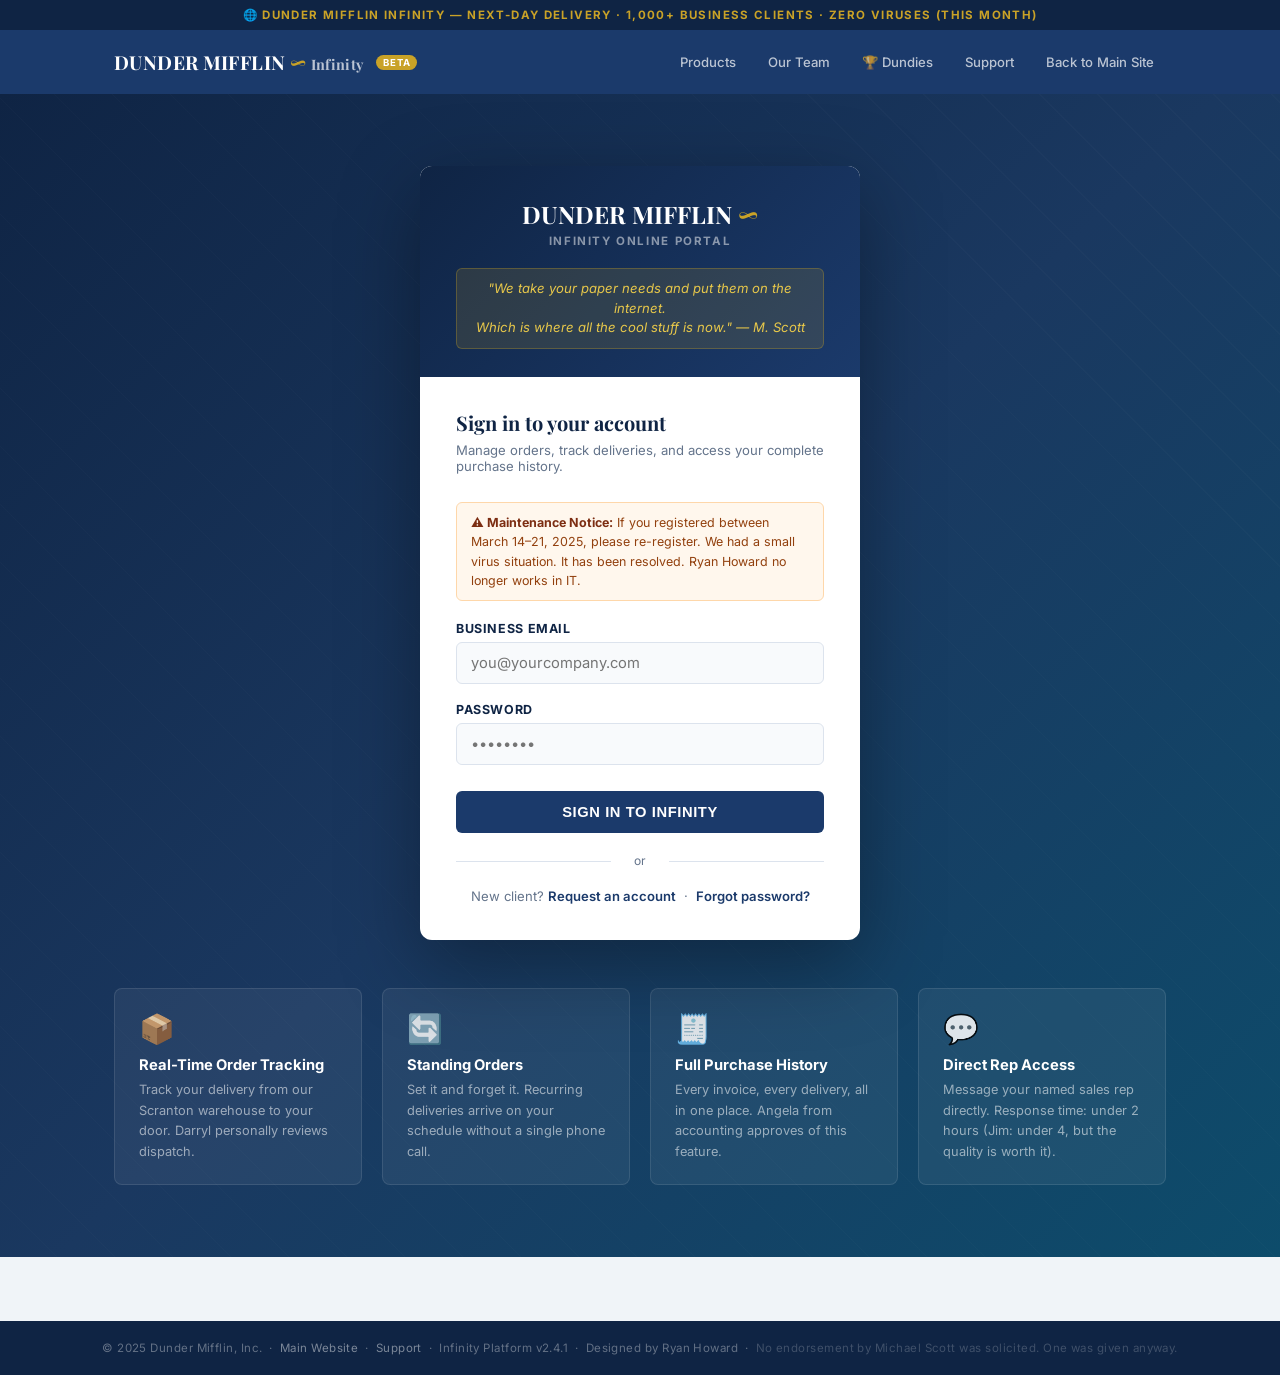
<file: src/infinity.html>
<!-- WUPHF! -->
<!DOCTYPE html>
<html lang="en">
<head>
  <meta charset="UTF-8">
  <meta name="viewport" content="width=device-width, initial-scale=1.0">
  <title>Dunder Mifflin Infinity — Online Ordering Portal</title>
  <link rel="preconnect" href="https://fonts.googleapis.com">
  <link rel="preconnect" href="https://fonts.gstatic.com" crossorigin>
  <link href="https://fonts.googleapis.com/css2?family=Inter:wght@400;500;600;700&family=Playfair+Display:wght@700&display=swap" rel="stylesheet">
  <style>
    *, *::before, *::after { box-sizing: border-box; margin: 0; padding: 0; }

    :root {
      --navy: #1b3a6b;
      --navy-dark: #0f2444;
      --gold: #c9a227;
      --white: #ffffff;
      --bg: #f0f4f8;
      --border: #dce3ed;
      --text: #1e293b;
      --text-muted: #64748b;
    }

    body {
      font-family: 'Inter', sans-serif;
      background: var(--bg);
      color: var(--text);
      min-height: 100vh;
    }

    /* ── Top bar ── */
    .infinity-topbar {
      background: var(--navy-dark);
      padding: 8px 0;
      text-align: center;
      font-size: .72rem;
      font-weight: 700;
      letter-spacing: .12em;
      text-transform: uppercase;
      color: var(--gold);
    }

    /* ── Header ── */
    .infinity-header {
      background: var(--navy);
      padding: 0;
    }
    .infinity-header-inner {
      max-width: 1100px;
      margin: 0 auto;
      padding: 0 24px;
      display: flex;
      align-items: center;
      justify-content: space-between;
      height: 64px;
    }
    .infinity-logo {
      display: flex;
      align-items: center;
      gap: 12px;
      text-decoration: none;
    }
    .infinity-logo-text {
      font-family: 'Playfair Display', Georgia, serif;
      font-size: 1.2rem;
      font-weight: 700;
      color: var(--white);
      letter-spacing: .02em;
    }
    .infinity-logo-text span { color: var(--gold); }
    .infinity-logo-badge {
      background: var(--gold);
      color: var(--white);
      font-size: .6rem;
      font-weight: 700;
      letter-spacing: .1em;
      text-transform: uppercase;
      padding: 2px 7px;
      border-radius: 99px;
    }
    .infinity-nav { display: flex; align-items: center; gap: 8px; }
    .infinity-nav a {
      color: rgba(255,255,255,.7);
      text-decoration: none;
      font-size: .82rem;
      font-weight: 500;
      padding: 6px 12px;
      border-radius: 4px;
      transition: color .2s, background .2s;
    }
    .infinity-nav a:hover { color: var(--white); background: rgba(255,255,255,.1); }

    /* ── Hero login card ── */
    .infinity-hero {
      background: linear-gradient(135deg, var(--navy-dark) 0%, #1a3860 50%, #0d4c6b 100%);
      padding: 72px 24px;
      display: flex;
      align-items: center;
      justify-content: center;
      min-height: calc(100vh - 96px);
      position: relative;
      overflow: hidden;
    }
    .infinity-hero::before {
      content: '';
      position: absolute; inset: 0;
      background: repeating-linear-gradient(
        45deg,
        transparent, transparent 40px,
        rgba(255,255,255,.015) 40px, rgba(255,255,255,.015) 41px
      );
    }
    .infinity-card {
      background: var(--white);
      border-radius: 12px;
      box-shadow: 0 24px 80px rgba(0,0,0,.35);
      width: 100%;
      max-width: 440px;
      padding: 0;
      overflow: hidden;
      position: relative;
      z-index: 1;
    }
    .infinity-card-top {
      background: linear-gradient(135deg, var(--navy-dark), var(--navy));
      padding: 32px 36px 28px;
      text-align: center;
    }
    .infinity-card-logo {
      font-family: 'Playfair Display', Georgia, serif;
      font-size: 1.5rem;
      font-weight: 700;
      color: var(--white);
      margin-bottom: 4px;
    }
    .infinity-card-logo span { color: var(--gold); }
    .infinity-card-sub {
      font-size: .72rem;
      font-weight: 700;
      letter-spacing: .14em;
      text-transform: uppercase;
      color: rgba(255,255,255,.5);
      margin-bottom: 20px;
    }
    .infinity-card-tagline {
      background: rgba(201,162,39,.15);
      border: 1px solid rgba(201,162,39,.3);
      border-radius: 6px;
      padding: 10px 16px;
      font-size: .82rem;
      color: #e8c84a;
      font-style: italic;
      line-height: 1.5;
    }
    .infinity-card-body { padding: 32px 36px 36px; }
    .infinity-card-body h2 {
      font-family: 'Playfair Display', Georgia, serif;
      font-size: 1.25rem;
      color: var(--navy-dark);
      margin-bottom: 6px;
    }
    .infinity-card-body .subtitle {
      font-size: .82rem;
      color: var(--text-muted);
      margin-bottom: 28px;
    }

    .form-group { margin-bottom: 18px; }
    .form-group label {
      display: block;
      font-size: .78rem;
      font-weight: 700;
      letter-spacing: .05em;
      text-transform: uppercase;
      color: var(--navy-dark);
      margin-bottom: 6px;
    }
    .form-group input {
      width: 100%;
      padding: 11px 14px;
      border: 1.5px solid var(--border);
      border-radius: 6px;
      font-size: .92rem;
      font-family: inherit;
      color: var(--text);
      background: #f8fafc;
      transition: border-color .2s, box-shadow .2s;
      outline: none;
    }
    .form-group input:focus {
      border-color: var(--navy);
      box-shadow: 0 0 0 3px rgba(27,58,107,.1);
      background: var(--white);
    }
    .infinity-login-btn {
      width: 100%;
      padding: 13px;
      background: var(--navy);
      color: var(--white);
      border: none;
      border-radius: 6px;
      font-size: .92rem;
      font-weight: 700;
      cursor: pointer;
      letter-spacing: .04em;
      text-transform: uppercase;
      transition: background .2s, transform .15s;
      margin-top: 8px;
    }
    .infinity-login-btn:hover { background: var(--gold); transform: translateY(-1px); }
    .infinity-divider {
      text-align: center;
      margin: 20px 0;
      position: relative;
      color: var(--text-muted);
      font-size: .75rem;
    }
    .infinity-divider::before, .infinity-divider::after {
      content: '';
      position: absolute;
      top: 50%;
      width: 42%;
      height: 1px;
      background: var(--border);
    }
    .infinity-divider::before { left: 0; }
    .infinity-divider::after { right: 0; }
    .infinity-new-account {
      text-align: center;
      font-size: .82rem;
      color: var(--text-muted);
    }
    .infinity-new-account a { color: var(--navy); font-weight: 600; text-decoration: none; }
    .infinity-new-account a:hover { text-decoration: underline; }

    /* ── Notice box ── */
    .infinity-notice {
      background: #fff7ed;
      border: 1px solid #fed7aa;
      border-radius: 6px;
      padding: 10px 14px;
      font-size: .78rem;
      color: #92400e;
      margin-bottom: 20px;
      line-height: 1.55;
    }
    .infinity-notice strong { color: #7c2d12; }

    /* ── Features row below card ── */
    .infinity-features {
      max-width: 1100px;
      margin: 48px auto 0;
      padding: 0 24px;
      display: grid;
      grid-template-columns: repeat(auto-fill, minmax(220px, 1fr));
      gap: 20px;
    }
    .infinity-feature {
      background: rgba(255,255,255,.06);
      border: 1px solid rgba(255,255,255,.1);
      border-radius: 8px;
      padding: 22px 24px;
      color: rgba(255,255,255,.85);
    }
    .infinity-feature-icon { font-size: 1.8rem; margin-bottom: 10px; }
    .infinity-feature h3 { font-size: .92rem; font-weight: 700; color: var(--white); margin-bottom: 6px; }
    .infinity-feature p { font-size: .8rem; color: rgba(255,255,255,.55); line-height: 1.6; }

    /* ── Alert modal ── */
    #infinity-modal {
      display: none;
      position: fixed; inset: 0; z-index: 9999;
      background: rgba(0,0,0,.6);
      align-items: center;
      justify-content: center;
    }
    #infinity-modal.show { display: flex; }
    .modal-box {
      background: var(--white);
      border-radius: 10px;
      padding: 36px 40px;
      max-width: 420px;
      width: 90%;
      text-align: center;
      box-shadow: 0 24px 64px rgba(0,0,0,.35);
      animation: popIn .25s ease;
    }
    @keyframes popIn {
      from { transform: scale(.88); opacity: 0; }
      to   { transform: scale(1); opacity: 1; }
    }
    .modal-box .modal-icon { font-size: 3rem; margin-bottom: 14px; }
    .modal-box h3 {
      font-family: 'Playfair Display', Georgia, serif;
      font-size: 1.4rem;
      color: var(--navy-dark);
      margin-bottom: 10px;
    }
    .modal-box p { font-size: .88rem; color: var(--text-muted); line-height: 1.65; margin-bottom: 16px; }
    .modal-box .modal-quote {
      background: var(--bg);
      border-left: 3px solid var(--gold);
      border-radius: 0 6px 6px 0;
      padding: 12px 16px;
      font-style: italic;
      font-size: .84rem;
      color: var(--navy-dark);
      margin-bottom: 24px;
      text-align: left;
    }
    .modal-box .modal-quote small {
      display: block;
      font-style: normal;
      font-size: .7rem;
      font-weight: 700;
      letter-spacing: .08em;
      text-transform: uppercase;
      color: var(--gold);
      margin-bottom: 6px;
    }
    .modal-close {
      background: var(--navy);
      color: var(--white);
      border: none;
      padding: 11px 28px;
      border-radius: 6px;
      font-size: .88rem;
      font-weight: 700;
      cursor: pointer;
      letter-spacing: .04em;
      text-transform: uppercase;
      transition: background .2s;
    }
    .modal-close:hover { background: var(--gold); }

    .infinity-footer {
      background: var(--navy-dark);
      text-align: center;
      padding: 20px;
      font-size: .72rem;
      color: rgba(255,255,255,.35);
      letter-spacing: .04em;
      margin-top: 64px;
    }
    .infinity-footer a { color: rgba(255,255,255,.45); text-decoration: none; }
    .infinity-footer a:hover { color: var(--gold); }
  </style>
</head>
<body>

<div class="infinity-topbar">🌐 Dunder Mifflin Infinity — Next-Day Delivery · 1,000+ Business Clients · Zero Viruses (This Month)</div>

<header class="infinity-header">
  <div class="infinity-header-inner">
    <a href="index.html" class="infinity-logo">
      <div>
        <div class="infinity-logo-text">DUNDER MIFFLIN <span>∞</span> <span style="font-size:.9rem;color:rgba(255,255,255,.7);">Infinity</span></div>
      </div>
      <span class="infinity-logo-badge">Beta</span>
    </a>
    <nav class="infinity-nav">
      <a href="products.html">Products</a>
      <a href="team.html">Our Team</a>
      <a href="dundies.html">🏆 Dundies</a>
      <a href="contact.html">Support</a>
      <a href="index.html">Back to Main Site</a>
    </nav>
  </div>
</header>

<div class="infinity-hero">
  <div style="width:100%;max-width:1100px;margin:0 auto;display:flex;flex-direction:column;align-items:center;">

    <div class="infinity-card">
      <div class="infinity-card-top">
        <div class="infinity-card-logo">DUNDER MIFFLIN <span>∞</span></div>
        <div class="infinity-card-sub">Infinity Online Portal</div>
        <div class="infinity-card-tagline">
          "We take your paper needs and put them on the internet.<br>Which is where all the cool stuff is now." — M. Scott
        </div>
      </div>
      <div class="infinity-card-body">
        <h2>Sign in to your account</h2>
        <p class="subtitle">Manage orders, track deliveries, and access your complete purchase history.</p>

        <div class="infinity-notice">
          <strong>⚠️ Maintenance Notice:</strong> If you registered between March 14–21, 2025, please re-register. We had a small virus situation. It has been resolved. Ryan Howard no longer works in IT.
        </div>

        <form onsubmit="showInfinityModal(event)">
          <div class="form-group">
            <label for="inf-email">Business Email</label>
            <input id="inf-email" type="email" placeholder="you@yourcompany.com" required>
          </div>
          <div class="form-group">
            <label for="inf-pass">Password</label>
            <input id="inf-pass" type="password" placeholder="••••••••" required>
          </div>
          <button class="infinity-login-btn" type="submit">Sign In to Infinity</button>
        </form>

        <div class="infinity-divider">or</div>

        <div class="infinity-new-account">
          New client? <a href="contact.html">Request an account</a> &nbsp;·&nbsp; <a href="contact.html">Forgot password?</a>
        </div>
      </div>
    </div>

    <div class="infinity-features">
      <div class="infinity-feature">
        <div class="infinity-feature-icon">📦</div>
        <h3>Real-Time Order Tracking</h3>
        <p>Track your delivery from our Scranton warehouse to your door. Darryl personally reviews dispatch.</p>
      </div>
      <div class="infinity-feature">
        <div class="infinity-feature-icon">🔄</div>
        <h3>Standing Orders</h3>
        <p>Set it and forget it. Recurring deliveries arrive on your schedule without a single phone call.</p>
      </div>
      <div class="infinity-feature">
        <div class="infinity-feature-icon">🧾</div>
        <h3>Full Purchase History</h3>
        <p>Every invoice, every delivery, all in one place. Angela from accounting approves of this feature.</p>
      </div>
      <div class="infinity-feature">
        <div class="infinity-feature-icon">💬</div>
        <h3>Direct Rep Access</h3>
        <p>Message your named sales rep directly. Response time: under 2 hours (Jim: under 4, but the quality is worth it).</p>
      </div>
    </div>

  </div>
</div>

<div class="infinity-footer">
  &copy; 2025 Dunder Mifflin, Inc. &nbsp;·&nbsp;
  <a href="index.html">Main Website</a> &nbsp;·&nbsp;
  <a href="contact.html">Support</a> &nbsp;·&nbsp;
  Infinity Platform v2.4.1 &nbsp;·&nbsp;
  Designed by Ryan Howard &nbsp;·&nbsp;
  <span style="color:rgba(255,255,255,.2);">No endorsement by Michael Scott was solicited. One was given anyway.</span>
</div>

<!-- Modal -->
<div id="infinity-modal">
  <div class="modal-box">
    <div class="modal-icon">🌐</div>
    <h3>Welcome to Infinity!</h3>
    <p>Your login was received. Our system is processing your request.<br>Expected wait time: approximately one business day.</p>
    <div class="modal-quote">
      <small>Michael Scott — Regional Manager</small>
      "You are now part of something bigger than paper. You are part of the future. And the future — is Infinity."
    </div>
    <p style="font-size:.76rem;color:#94a3b8;">If you experience any issues, please call (570) 555-0147 and ask for Pam. Not Toby. Not Ryan. Pam.</p>
    <p style="font-size:.68rem;color:#475569;margin-top:6px;">Dunder Mifflin Infinity is not affiliated with WUPHF.com, a separate venture by a separate person who no longer works here and whose name we are legally advised not to mention but whose initials are R.H.</p>
    <br>
    <button class="modal-close" onclick="document.getElementById('infinity-modal').classList.remove('show')">Got It</button>
  </div>
</div>

<script>
function showInfinityModal(e) {
  e.preventDefault();
  document.getElementById('infinity-modal').classList.add('show');
}
// Paper plane from main.js won't load here since we didn't include main.js,
// so let's add a small standalone plane just for this page:
window.addEventListener('load', function(){
  var s = document.createElement('style');
  s.textContent='#i-plane{position:fixed;top:20vh;left:-80px;z-index:99999;pointer-events:none;font-size:2.5rem;animation:ifly 2.6s cubic-bezier(.4,0,.2,1) forwards;filter:drop-shadow(2px 3px 8px rgba(0,0,0,.2))}@keyframes ifly{0%{left:-80px;top:20vh;opacity:0;transform:rotate(-8deg)}10%{opacity:1}50%{top:30vh;transform:rotate(3deg)}80%{opacity:1}100%{left:calc(100vw + 80px);top:14vh;opacity:0;transform:rotate(-5deg)}}';
  document.head.appendChild(s);
  var p=document.createElement('div');p.id='i-plane';p.textContent='✈️';
  document.body.appendChild(p);
  setTimeout(function(){if(p.parentNode)p.parentNode.removeChild(p);},3000);
});
</script>
</body>
</html>
</file>
